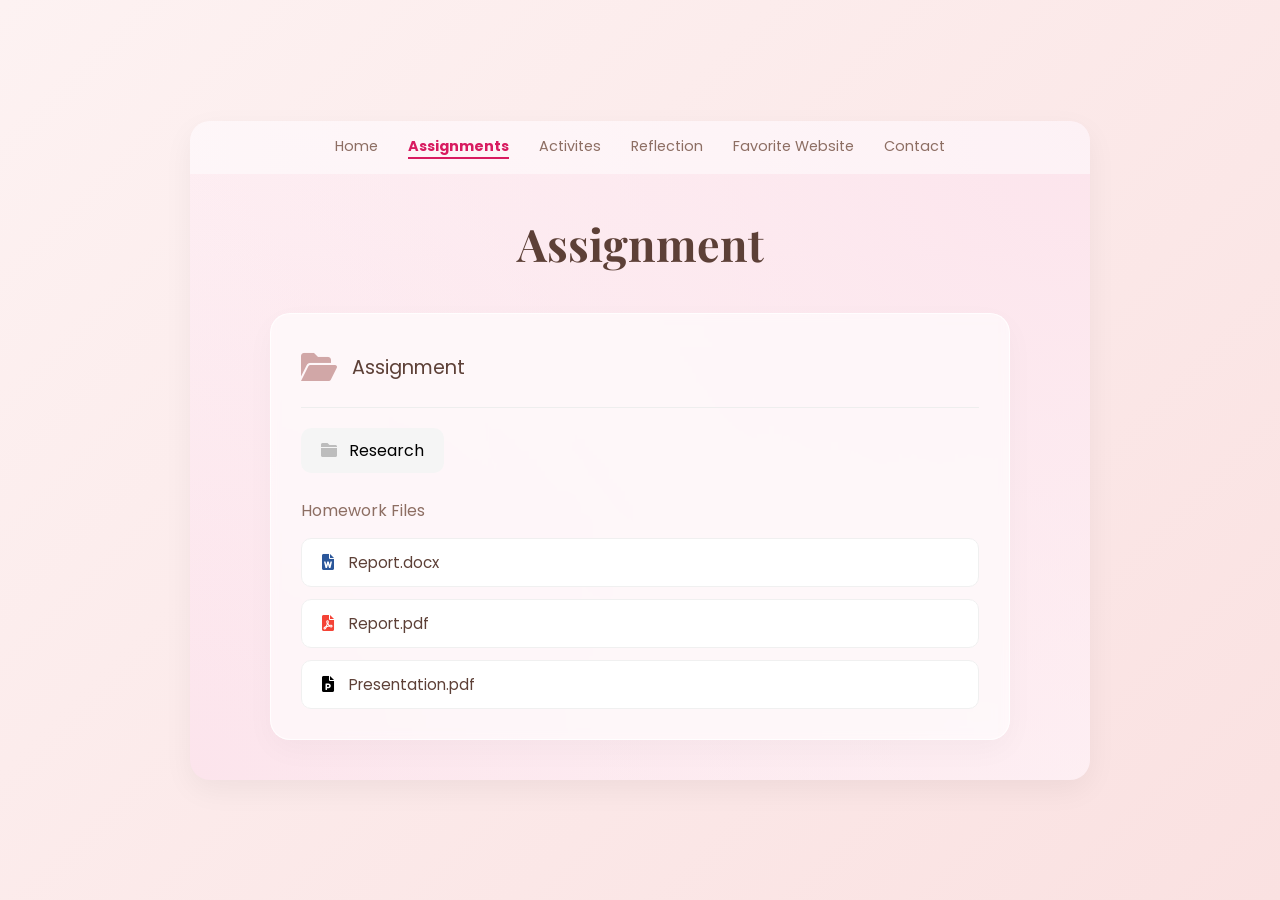
<file: assignments.html>
<!DOCTYPE html>
<html lang="en">
<head>
    <meta charset="UTF-8">
    <meta name="viewport" content="width=device-width, initial-scale=1.0">
    <title>Assignments Page</title>
    <link rel="stylesheet" href="style.css">
    <link rel="stylesheet" href="https://cdnjs.cloudflare.com/ajax/libs/font-awesome/6.0.0/css/all.min.css">
    <link href="https://fonts.googleapis.com/css2?family=Playfair+Display:wght@400;700&family=Poppins:wght@300;400;500&display=swap" rel="stylesheet">
</head>
<body>

    <div class="portfolio-container">
        <nav class="navbar">
            <a href="home.html" class="nav-item">Home</a>
            <a href="assignments.html" class="nav-item active">Assignments</a>
            <a href="activity.html" class="nav-item">Activites</a>
            <a href="reflection.html" class="nav-item">Reflection</a>
            <a href="favorite-website.html" class="nav-item">Favorite Website</a>
            <a href="contact.html" class="nav-item ">Contact</a>
        </nav>

        <header class="page-header">
            <h1 class="main-title">Assignment</h1>
        </header>

        <main class="assignment-content">
            <div class="assignment-card">
                
                <div class="assignment-header">
                    <div class="folder-icon"><i class="fa-solid fa-folder-open"></i></div>
                    <span class="assignment-name">Assignment</span>
                </div>

                <hr class="divider">

                <div class="sub-folder">
                    <div class="folder-icon-small"><i class="fa-solid fa-folder"></i></div>
                    <span class="sub-text">Research</span>
                </div>

                <h3 class="section-title">Homework Files</h3>

              <div class="files-list">
                <a href="files/docx.docx" target="_blank" class="file-item">
                    <i class="fa-solid fa-file-word icon-w"></i>
                    <span class="file-name">Report.docx</span>
                </a>

                <a href="files/report.pdf" target="_blank" class="file-item">
                    <i class="fa-solid fa-file-pdf icon-pdf"></i>
                    <span class="file-name">Report.pdf</span>
                </a>

                <a href="files/presentation.pdf" target="_blank" class="file-item">
                    <i class="fa-solid fa-file-powerpoint icon-pp"></i>
                    <span class="file-name">Presentation.pdf</span>
                </a>
</div>
            </div>
        </main>
    </div>

</body>
</html>
</file>
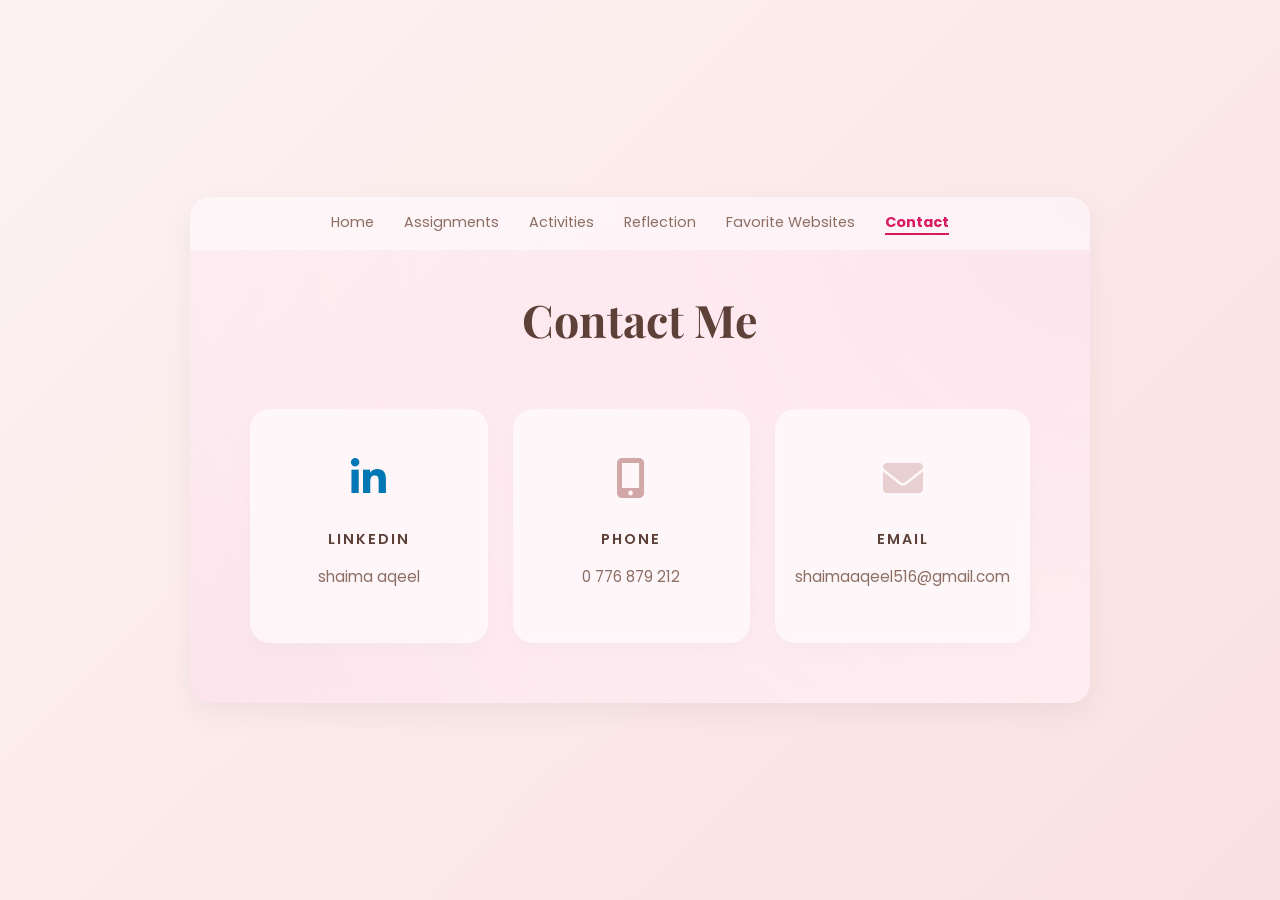
<file: contact.html>
<!DOCTYPE html>
<html lang="en">

<head>
    <meta charset="UTF-8">
    <meta name="viewport" content="width=device-width, initial-scale=1.0">
    <title>Contact Me</title>
    <link rel="stylesheet" href="style.css">
    <link rel="stylesheet" href="https://cdnjs.cloudflare.com/ajax/libs/font-awesome/6.0.0/css/all.min.css">
    <link
        href="https://fonts.googleapis.com/css2?family=Playfair+Display:wght@400;700&family=Poppins:wght@300;400;500&display=swap"
        rel="stylesheet">
</head>

<body>

    <div class="portfolio-container">
        <nav class="navbar">
            <a href="home.html" class="nav-item">Home</a>
            <a href="assignments.html" class="nav-item">Assignments</a>
            <a href="activity.html" class="nav-item">Activities</a>
            <a href="reflection.html" class="nav-item">Reflection</a>
            <a href="favorite-website.html" class="nav-item">Favorite Websites</a>
            <a href="contact.html" class="nav-item active">Contact</a>
        </nav>

        <header class="page-header">
            <h1 class="main-title">Contact Me</h1>
        </header>

        <main class="contact-main">
            <div class="contact-grid">

                <div class="contact-card">
                    <a href="https://www.linkedin.com/in/shaima-aqeel-2715292a7/" target="_blank" class="contact-link">
                        <div class="contact-icon linkedin">
                            <i class="fa-brands fa-linkedin-in"></i>
                        </div>
                        <h3 class="contact-label">LINKEDIN</h3>
                        <p class="contact-value">shaima aqeel</p>
                    </a>
                </div>

                <div class="contact-card">
                    <div class="contact-icon phone">
                        <i class="fa-solid fa-mobile-screen-button"></i>
                    </div>
                    <h3 class="contact-label">PHONE</h3>
                    <p class="contact-value">0 776 879 212</p>
                </div>

                <div class="contact-card">
                    <div class="contact-icon email">
                        <i class="fa-solid fa-envelope"></i>
                    </div>
                    <h3 class="contact-label">EMAIL</h3>
                    <p class="contact-value">shaimaaqeel516@gmail.com</p>
                </div>

            </div>
        </main>
    </div>

</body>

</html>
</file>
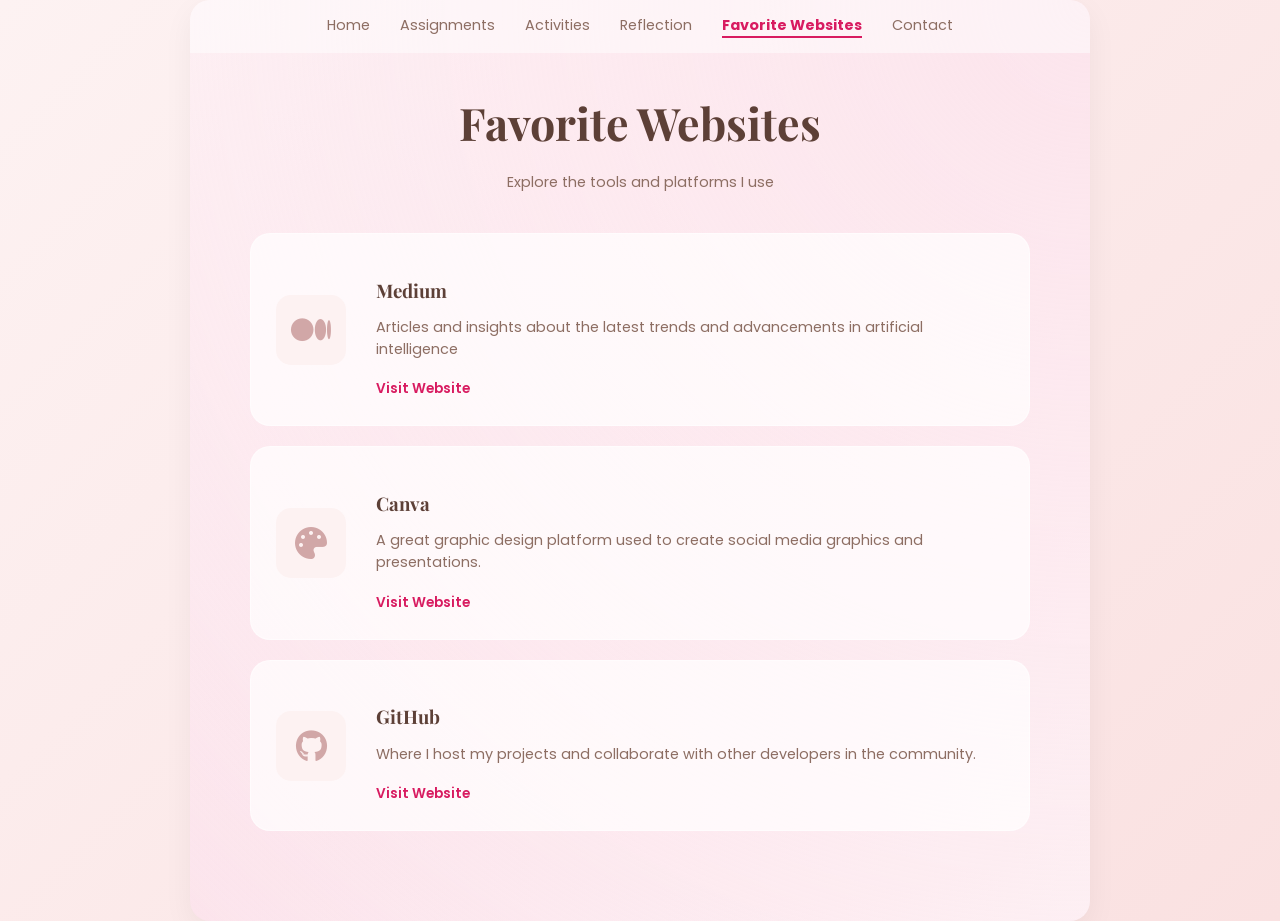
<file: favorite-website.html>
<!DOCTYPE html>
<html lang="en">
<head>
    <meta charset="UTF-8">
    <meta name="viewport" content="width=device-width, initial-scale=1.0">
    <title>Favorite Websites</title>
    <link rel="stylesheet" href="style.css">
    <link rel="stylesheet" href="https://cdnjs.cloudflare.com/ajax/libs/font-awesome/6.0.0/css/all.min.css">
    <link href="https://fonts.googleapis.com/css2?family=Playfair+Display:wght@400;700&family=Poppins:wght@300;400;500&display=swap" rel="stylesheet">
</head>
<body>

    <div class="portfolio-container">
        <nav class="navbar">
            <a href="home.html" class="nav-item">Home</a>
            <a href="assignments.html" class="nav-item">Assignments</a>
            <a href="activity.html" class="nav-item">Activities</a>
            <a href="reflection.html" class="nav-item">Reflection</a>
            <a href="favorite-website.html" class="nav-item active">Favorite Websites</a>
            <a href="contact.html" class="nav-item">Contact</a>
        </nav>

        <header class="page-header">
            <h1 class="main-title">Favorite Websites</h1>
            <p class="subtitle">Explore the tools and platforms I use</p>
        </header>

        <main class="websites-main">
            <div class="websites-grid">
                
                <div class="website-card">
                    <div class="web-icon-box">
                        <i class="fa-brands fa-medium"></i>
                    </div>
                    <div class="web-info">
                        <h3>Medium</h3>
                        <p>Articles and insights about the latest trends and advancements in artificial intelligence</p>
                        <a href="https://medium.com/" target="_blank" class="visit-btn">Visit Website</a>
                    </div>
                </div>

                <div class="website-card">
                    <div class="web-icon-box">
                        <i class="fa-solid fa-palette"></i>
                    </div>
                    <div class="web-info">
                        <h3>Canva</h3>
                        <p>A great graphic design platform used to create social media graphics and presentations.</p>
                        <a href="https://www.canva.com" target="_blank" class="visit-btn">Visit Website</a>
                    </div>
                </div>

                <div class="website-card">
                    <div class="web-icon-box">
                        <i class="fa-brands fa-github"></i>
                    </div>
                    <div class="web-info">
                        <h3>GitHub</h3>
                        <p>Where I host my projects and collaborate with other developers in the community.</p>
                        <a href="https://github.com" target="_blank" class="visit-btn">Visit Website</a>
                    </div>
                </div>

            </div>
        </main>
    </div>

</body>
</html>
</file>
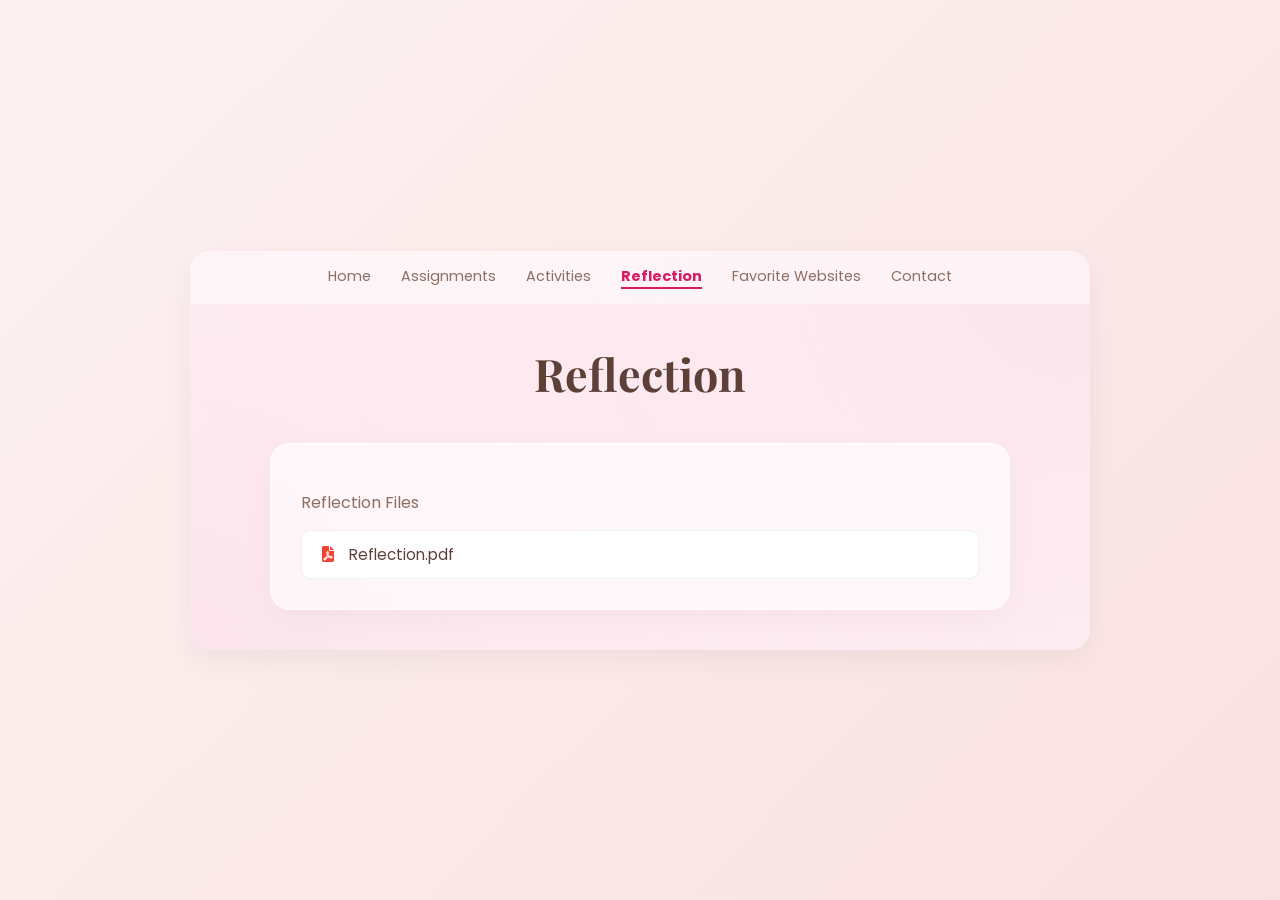
<file: reflection.html>
<!DOCTYPE html>
<html lang="en">
<head>
    <meta charset="UTF-8">
    <meta name="viewport" content="width=device-width, initial-scale=1.0">
    <title>Reflection Page</title>
    <link rel="stylesheet" href="style.css">
    <link rel="stylesheet" href="https://cdnjs.cloudflare.com/ajax/libs/font-awesome/6.0.0/css/all.min.css">
    <link href="https://fonts.googleapis.com/css2?family=Playfair+Display:wght@400;700&family=Poppins:wght@300;400;500&display=swap" rel="stylesheet">
</head>
<body>

    <div class="portfolio-container">
        <nav class="navbar">
            <a href="home.html" class="nav-item">Home</a>
            <a href="assignments.html" class="nav-item">Assignments</a>
            <a href="activity.html" class="nav-item">Activities</a>
            <a href="reflection.html" class="nav-item active">Reflection</a>
            <a href="favorite-website.html" class="nav-item">Favorite Websites</a>
            <a href="contact.html" class="nav-item">Contact</a>
        </nav>

        <header class="page-header">
            <h1 class="main-title">Reflection</h1>
        </header>

        <main class="assignment-content">
            <div class="assignment-card">
                
                <h3 class="section-title">Reflection Files</h3>

                <div class="files-list">
 

                    <a href="files/SHAIMA.REF3.pdf" target="_blank" class="file-item">
                        <i class="fa-solid fa-file-pdf icon-pdf"></i>
                        <span class="file-name">Reflection.pdf</span>
                    </a>


                    
                </div>
            </div>
        </main>
    </div>

</body>
</html>
</file>
<file: style.css>
:root {
    --bg-color: #fce4ec; /* لون الخلفية الوردي الفاتح */
    --card-bg: rgba(255, 255, 255, 0.7);
    --accent-pink: #d81b60;
    --text-dark: #5d4037;
    --text-light: #8d6e63;
}

body {
    margin: 0;
    padding: 0;
    display: flex;
    justify-content: center;
    align-items: center;
    min-height: 100vh;
    background: linear-gradient(135deg, #fdf2f2 0%, #fae1e1 100%);
    font-family: 'Poppins', sans-serif;
}

.portfolio-container {
    width: 900px;
    background: #fffafa;
    border-radius: 20px;
    box-shadow: 0 10px 30px rgba(0,0,0,0.05);
    overflow: hidden;
    position: relative;
    padding-bottom: 40px;
    /* إضافة لمسة مائية بسيطة في الخلفية */
    background-image: radial-gradient(circle at top right, #fce4ec, transparent),
                      radial-gradient(circle at bottom left, #fce4ec, transparent);
}

/* القائمة العلوية */
.navbar {
    display: flex;
    justify-content: center;
    gap: 30px;
    padding: 15px;
    background: rgba(255, 255, 255, 0.5);
}

.nav-item {
    text-decoration: none;
    color: var(--text-light);
    font-size: 0.9rem;
    transition: 0.3s;
}

.nav-item:hover {
    color: var(--accent-pink);
}

/* الرأس والمعلومات الشخصية */
.profile-section {
    text-align: center;
    padding: 40px 20px;
}

.avatar-wrapper {
    position: relative;
    width: 150px;
    height: 150px;
    margin: 0 auto 20px;
}

.avatar-placeholder {
    width: 100%;
    height: 100%;
    background: #e0e0e0;
    border-radius: 50%;
    display: flex;
    justify-content: center;
    align-items: center;
    border: 4px solid white;
    box-shadow: 0 4px 10px rgba(0,0,0,0.1);
}

.avatar-placeholder img.profile-img {
    width: 100%;  /* Adjust based on the design */
    height: 100%; /* Adjust based on the design */
    object-fit: cover; /* Ensures the image is cropped and fits the container without distortion */
    border-radius: 50%; /* Makes the image circular, as shown in the example */
}


.camera-icon {
    position: absolute;
    bottom: 5px;
    right: 5px;
    background: white;
    width: 35px;
    height: 35px;
    border-radius: 50%;
    display: flex;
    justify-content: center;
    align-items: center;
    box-shadow: 0 2px 5px rgba(0,0,0,0.2);
    cursor: pointer;
}

.camera-icon i {
    font-size: 16px;
    color: var(--text-light);
}

.student-name {
    font-family: 'Playfair Display', serif;
    font-size: 2.5rem;
    color: var(--text-dark);
    margin: 0;
}

.portfolio-title {
    color: var(--text-light);
    font-weight: 500;
    margin: 5px 0;
}

.university-details {
    color: #a1887f;
    font-size: 0.85rem;
}

/* شبكة المحتوى */
.content-grid {
    display: grid;
    grid-template-columns: 1fr 1fr;
    gap: 30px;
    padding: 0 50px;
    margin-top: 20px;
}

/* البطاقات الصغيره */
.info-cards {
    display: flex;
    flex-direction: column;
    gap: 15px;
}

.card {
    background: white;
    padding: 15px 20px;
    border-radius: 12px;
    display: flex;
    align-items: center;
    gap: 15px;
    box-shadow: 0 4px 15px rgba(0,0,0,0.02);
}

.icon-box {
    color: #d1a7a7;
    font-size: 1.2rem;
}

.card-text {
    display: flex;
    flex-direction: column;
}

.label {
    font-size: 0.75rem;
    color: #a1887f;
}

.value {
    font-size: 0.95rem;
    color: var(--text-dark);
    font-weight: 500;
}

/* قسم الاقتباس */
.quote-section {
    display: flex;
    align-items: center;
}

.quote-bubble {
    background: rgba(255, 255, 255, 0.4);
    padding: 40px;
    border-radius: 30px;
    position: relative;
    text-align: center;
}

.quote-text {
    font-family: 'Playfair Display', serif;
    font-size: 1.2rem;
    font-style: italic;
    color: var(--text-dark);
    line-height: 1.6;
}

.quote-author {
    margin-top: 15px;
    font-size: 0.9rem;
    color: var(--text-light);
}

.quote-mark {
    position: absolute;
    font-size: 2rem;
    color: #f3d5d5;
}

.quote-mark.top { top: 20px; left: 20px; }
.quote-mark.bottom { bottom: 20px; right: 20px; }


/*assigment page 

/* إضافات لصفحة Homework Page */

.page-header {
    text-align: center;
    margin: 40px 0;
}

.main-title {
    font-family: 'Playfair Display', serif;
    font-size: 2.8rem;
    color: var(--text-dark);
}

.assignment-content {
    padding: 0 80px;
}

.assignment-card {
    background: rgba(255, 255, 255, 0.6);
    backdrop-filter: blur(5px);
    border-radius: 20px;
    padding: 30px;
    box-shadow: 0 10px 30px rgba(0,0,0,0.03);
    border: 1px solid rgba(255, 255, 255, 0.8);
}

.assignment-header {
    display: flex;
    align-items: center;
    gap: 15px;
    margin-bottom: 15px;
}

.folder-icon {
    font-size: 2rem;
    color: #d1a7a7;
}

.assignment-name {
    font-size: 1.2rem;
    color: var(--text-dark);
}

.divider {
    border: none;
    border-top: 1px solid #eee;
    margin-bottom: 20px;
}

.sub-folder {
    display: flex;
    align-items: center;
    gap: 12px;
    background: #f5f5f5;
    padding: 10px 20px;
    border-radius: 10px;
    width: fit-content;
    margin-bottom: 25px;
}

.folder-icon-small {
    color: #bdbdbd;
}

.section-title {
    font-size: 1rem;
    color: var(--text-light);
    margin-bottom: 15px;
    font-weight: 400;
}

/* ستايل قائمة الملفات */
.files-list {
    display: flex;
    flex-direction: column;
    gap: 12px;
}

.file-item {
    background: white;
    padding: 12px 20px;
    border-radius: 10px;
    display: flex;
    align-items: center;
    gap: 15px;
    border: 1px solid #f0f0f0;
    transition: 0.3s;
    cursor: pointer;
}

.file-item:hover {
    background: #fffafa;
    transform: translateY(-2px);
}

/* ألوان أيقونات الملفات */
.icon-w { color: #2b579a; }   /* أزرق للوورد */
.icon-pdf { color: #f44336; } /* أحمر للـ PDF */
.icon-xl { color: #217346; }  /* أخضر للإكسل */

.file-name {
    font-size: 0.95rem;
    color: var(--text-dark);
}

.nav-item.active {
    font-weight: bold;
    color: var(--accent-pink);
    border-bottom: 2px solid var(--accent-pink);
}

/* تعديل حاوية الاقتباس عشان الزر يجي تحتها */
.quote-section {
    display: flex;
    flex-direction: column; /* عشان يترتبوا فوق بعض */
    align-items: center;    /* عشان يتوسطوا بالصفحة */
    gap: 25px;              /* مسافة بين الفقاعة والزر */
}

/* ستايل زر الـ CV */
.cv-btn {
    display: inline-flex;
    align-items: center;
    gap: 10px;               /* مسافة بين الأيقونة والكلمة */
    padding: 12px 50px;
    border: 2px solid #5d4037; /* لون الخط الغامق اللي بالتصميم */
    border-radius: 50px;     /* عشان يطلع دائري من الأطراف */
    color: #5d4037;
    text-decoration: none;
    font-weight: 600;
    font-family: 'Poppins', sans-serif;
    transition: all 0.3s ease;
    background-color: transparent;
}

/* تأثير عند تمرير الماوس على الزر */
.cv-btn:hover {
    background-color: #5d4037; /* ينعكس اللون */
    color: white;
    transform: translateY(-3px); /* رفعة خفيفة لفوق */
    box-shadow: 0 5px 15px rgba(0,0,0,0.1);
}

.file-item {
    text-decoration: none; /* عشان نشيل الخط اللي تحت الكلام */
    color: inherit;        /* عشان يظل لون الخط غامق زي ما كان */
    display: flex;
    align-items: center;
    /* باقي الكود اللي عندك بظل زي ما هو */
}

/*activity page*/

/* ستايلات صفحة الأنشطة */
.activity-header {
    text-align: center;
    margin-bottom: 40px;
}

.subtitle {
    color: var(--text-light);
    font-size: 0.9rem;
    margin-top: -10px;
}

.activities-main {
    padding: 0 40px;
}

.activities-grid {
    display: grid;
    grid-template-columns: repeat(3, 1fr);
    gap: 20px;
    margin-bottom: 40px;
}

.activity-card {
    background: white;
    padding: 20px;
    border-radius: 20px;
    box-shadow: 0 5px 15px rgba(0,0,0,0.02);
    text-align: center;
}

.img-placeholder {
    background: #e0e0e0;
    height: 140px;
    border-radius: 15px;
    margin-bottom: 20px;
    position: relative;
}

.card-badge {
    position: absolute;
    bottom: 5px;
    right: 10px;
    color: #d1a7a7;
    font-size: 1.2rem;
}

.activity-card h3 {
    font-family: 'Playfair Display', serif;
    color: var(--text-dark);
    margin-bottom: 15px;
}

.activity-list {
    text-align: left;
    list-style: none;
    padding: 0;
    font-size: 0.85rem;
    color: var(--text-light);
}

.activity-list li::before {
    content: "•";
    color: var(--accent-pink);
    margin-right: 8px;
}

/* ستايل قسم المهارات السفلي */
.skills-footer-card {
    background: rgba(255, 255, 255, 0.6);
    border-radius: 20px;
    padding: 25px 40px;
    display: flex;
    justify-content: space-between;
    align-items: flex-end;
}

.skills-title {
    font-family: 'Playfair Display', serif;
    margin-bottom: 15px;
    border-bottom: 1px solid #ddd;
    display: inline-block;
}

.skills-columns {
    display: flex;
    gap: 60px;
}

.skill-col ul {
    list-style: none;
    padding: 0;
    margin-top: 5px;
    color: var(--text-light);
    font-size: 0.9rem;
}

.skill-col ul li::before {
    content: "•";
    margin-right: 10px;
}

/* زر عرض الفيديو */
/* زر عرض الفيديو */
.show-video-btn {
    background-color: var(--accent-pink); /* استخدمنا اللون الغامق المعرف في الـ root */
    border: none;
    padding: 12px 30px;
    border-radius: 12px;
    color: white;
    font-family: 'Poppins', sans-serif;
    font-weight: 500;
    cursor: pointer;
    transition: 0.3s;
    box-shadow: 0 4px 10px rgba(216, 27, 96, 0.2); /* إضافة ظل خفيف بنفس اللون ليعطي عمقاً */
}

/* تأثير عند تمرير الماوس */
.show-video-btn:hover {
    background-color: #ad1457; /* درجة أغمق قليلاً عند الحوم بالماوس */
    transform: scale(1.05);
}

/* ستايلات صفحة المواقع المفضلة */
.websites-main {
    padding: 0 60px;
    margin-bottom: 50px;
}

.websites-grid {
    display: flex;
    flex-direction: column;
    gap: 20px;
}

.website-card {
    background: rgba(255, 255, 255, 0.7);
    border-radius: 20px;
    padding: 25px;
    display: flex;
    align-items: center;
    gap: 30px;
    transition: 0.3s;
    border: 1px solid rgba(255, 255, 255, 0.5);
}

.website-card:hover {
    transform: scale(1.02);
    background: white;
    box-shadow: 0 10px 25px rgba(0,0,0,0.05);
}

.web-icon-box {
    width: 70px;
    height: 70px;
    background: #fdf2f2;
    border-radius: 15px;
    display: flex;
    justify-content: center;
    align-items: center;
    font-size: 2rem;
    color: #d1a7a7;
}

.web-info {
    flex: 1;
}

.web-info h3 {
    font-family: 'Playfair Display', serif;
    color: var(--text-dark);
    margin-bottom: 8px;
}

.web-info p {
    font-size: 0.9rem;
    color: var(--text-light);
    margin-bottom: 15px;
    line-height: 1.5;
}

/* زر الزيارة */
.visit-btn {
    text-decoration: none;
    color: #d81b60;
    font-size: 0.85rem;
    font-weight: 600;
    border-bottom: 2px solid transparent;
    transition: 0.3s;
}

.visit-btn:hover {
    border-bottom-color: #d81b60;
    padding-bottom: 2px;
}

/* ستايلات صفحة التواصل */
.contact-main {
    padding: 20px 60px;
    margin-top: 20px;
}

.contact-grid {
    display: grid;
    grid-template-columns: repeat(3, 1fr);
    gap: 25px;
}

.contact-card {
    background: rgba(255, 255, 255, 0.6);
    backdrop-filter: blur(5px);
    border-radius: 20px;
    padding: 40px 20px;
    text-align: center;
    box-shadow: 0 8px 20px rgba(0,0,0,0.02);
    transition: 0.3s ease;
}

.contact-card:hover {
    transform: translateY(-10px);
    background: white;
}

/* ستايل الأيقونات */
.contact-icon {
    font-size: 2.5rem;
    margin-bottom: 20px;
}

.contact-icon.linkedin {
    color: #0077b5; /* لون LinkedIn الأزرق */
}

.contact-icon.phone {
    color: #d1a7a7; /* لون وردي هادي */
}

.contact-icon.email {
    color: #e8d0d0; /* لون الأيقونة في الصورة */
}

.contact-label {
    font-size: 0.9rem;
    letter-spacing: 2px;
    color: var(--text-dark);
    margin-bottom: 10px;
    font-weight: 600;
}

.contact-value {
    color: var(--text-light);
    font-size: 0.95rem;
}

.file-item:hover i {
    transform: scale(1.2);
    transition: 0.3s;
}

/* تأكدي إن هذا الكلاس موجود عندك، وضيفي عليه السطر الأخير */
.img-placeholder {
    /* ... أكوادك القديمة ... */
    position: relative;
    overflow: hidden; /* ⭐ هذا السطر هو السر! بخلي الصورة تنقص على قد الزوايا */
}

/* هذا كلاس جديد عشان نتحكم بالصورة نفسها */
.activity-img {
    width: 100%;
    height: 100%;
    object-fit: cover; /* ⭐ هذا بخلي الصورة تعبي المربع بدون ما تنمط أو يتغير شكلها */
    display: block;
}
.contact-link {
    text-decoration: none; /* عشان نشيل الخط اللي تحت النص */
    color: inherit;        /* عشان ياخد نفس الألوان اللي انتِ محددتيها أصلاً */
    display: block;        /* عشان يغطي مساحة الكرت كاملة */
}
</file>
